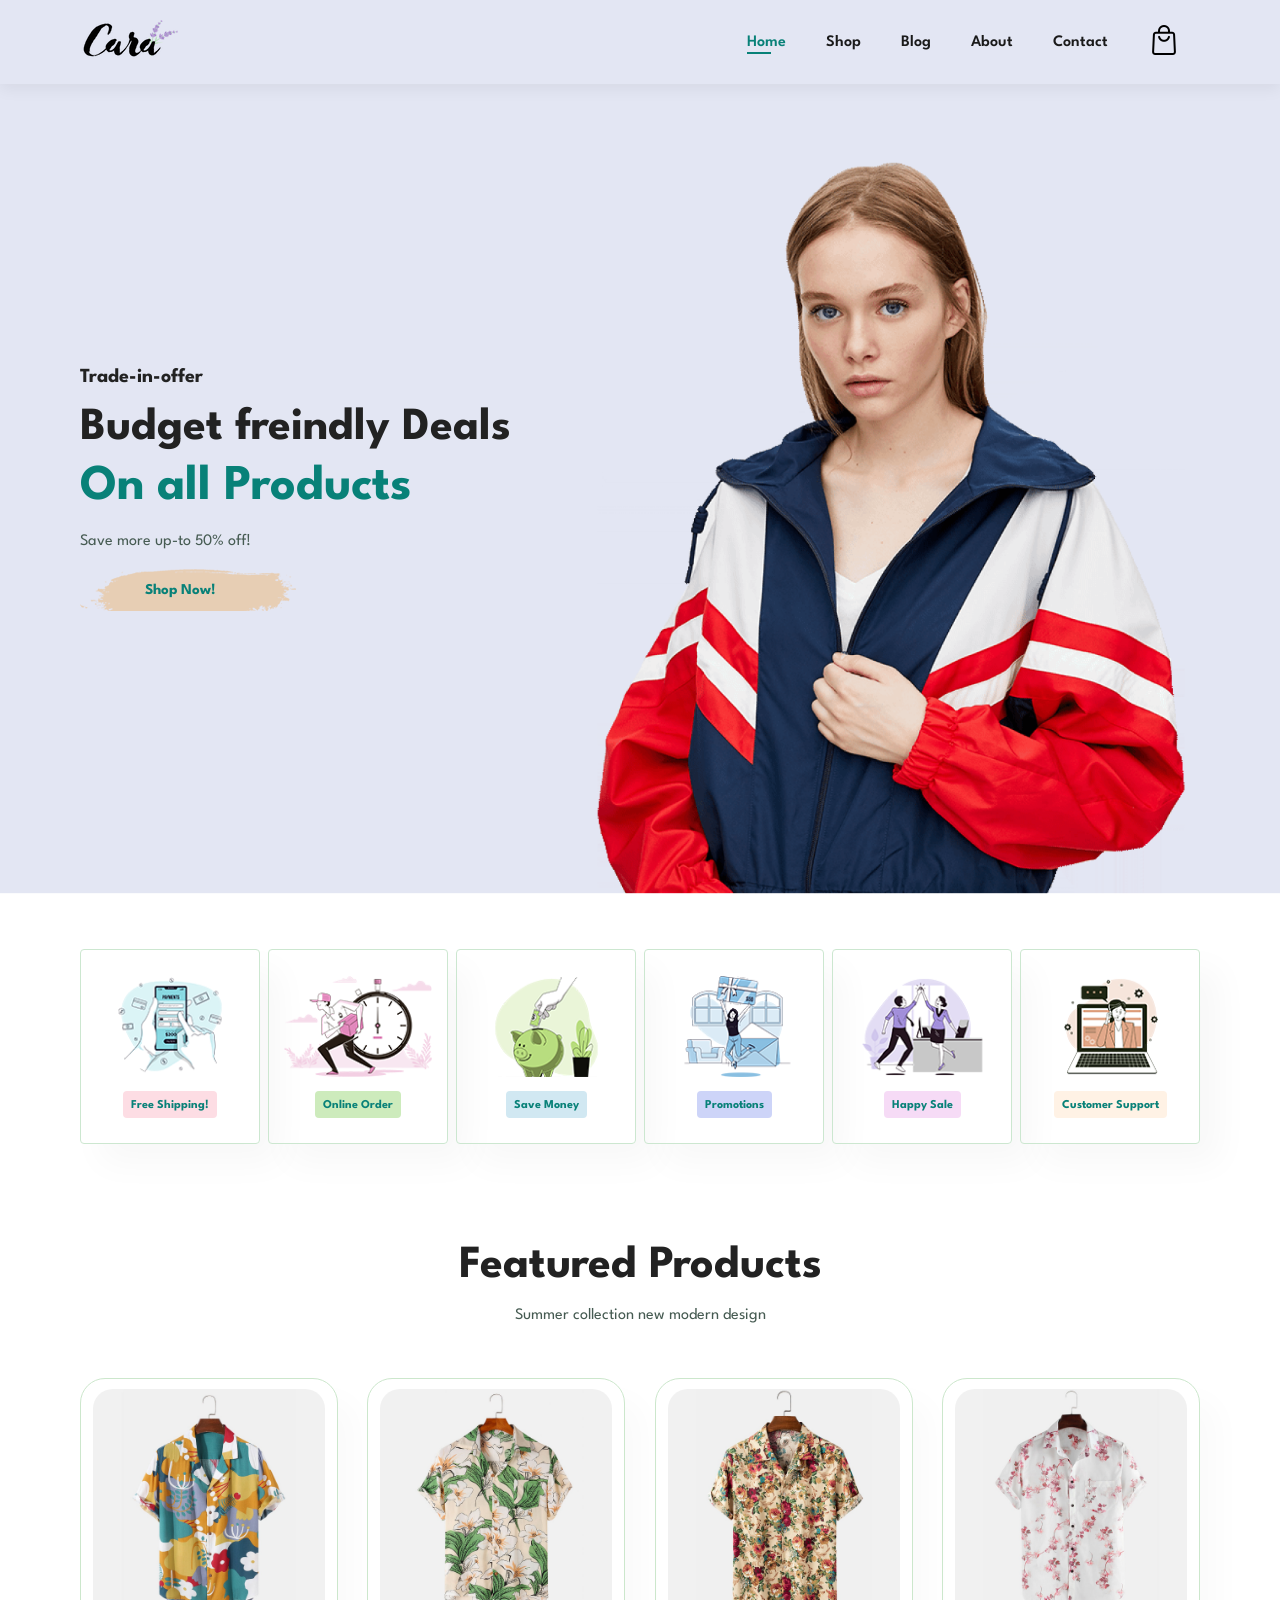
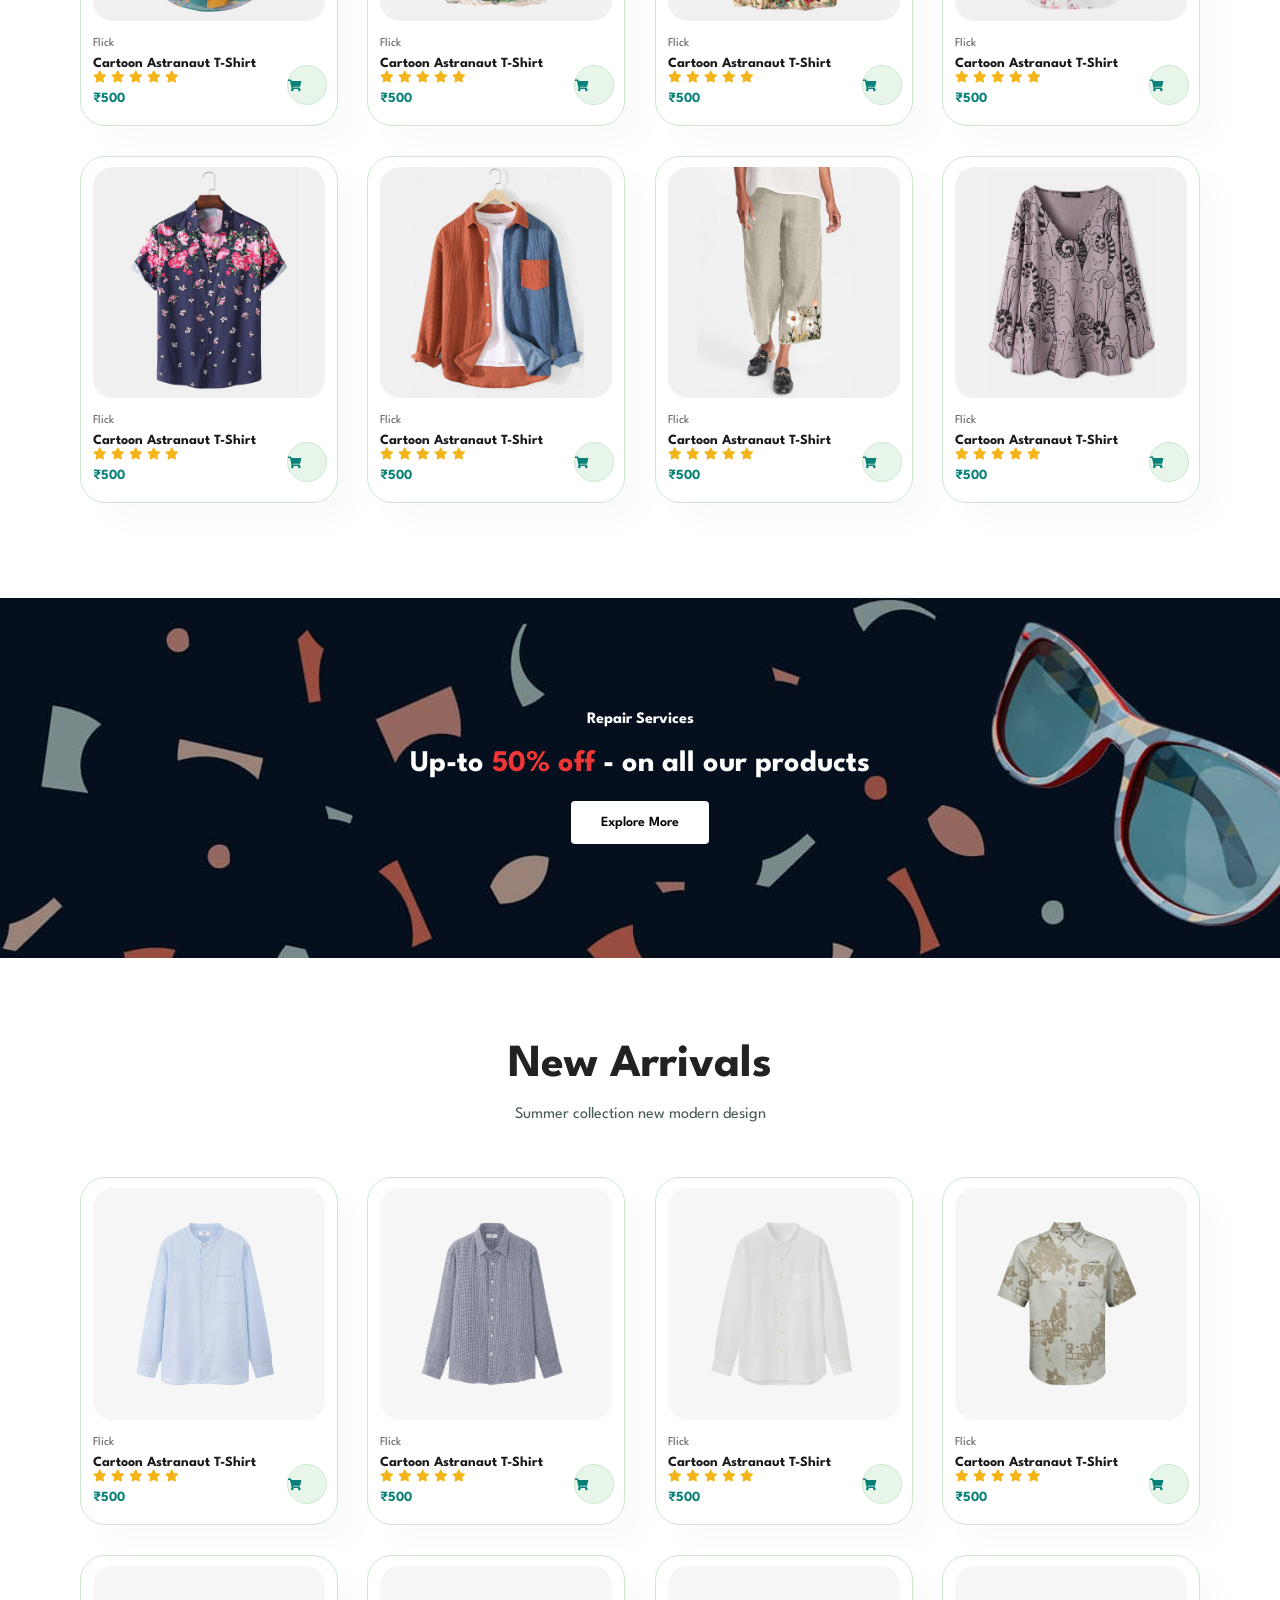
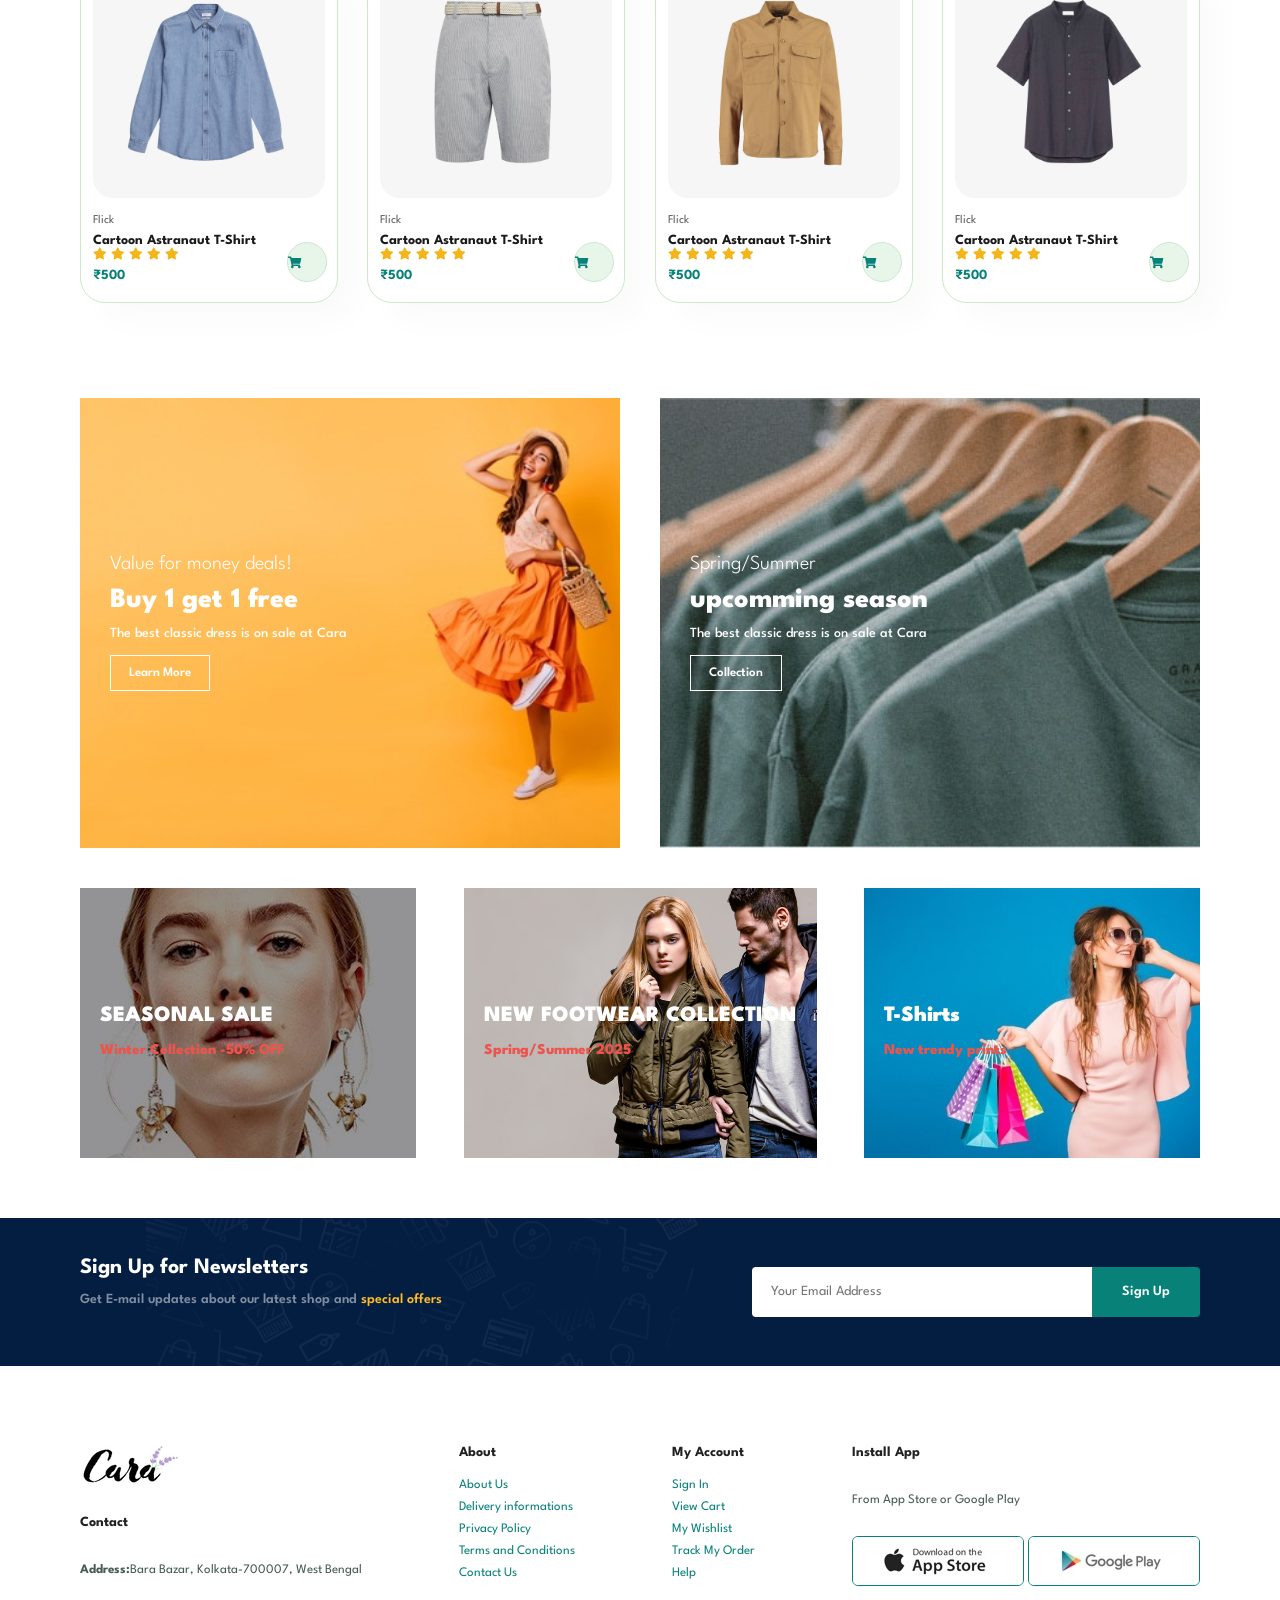
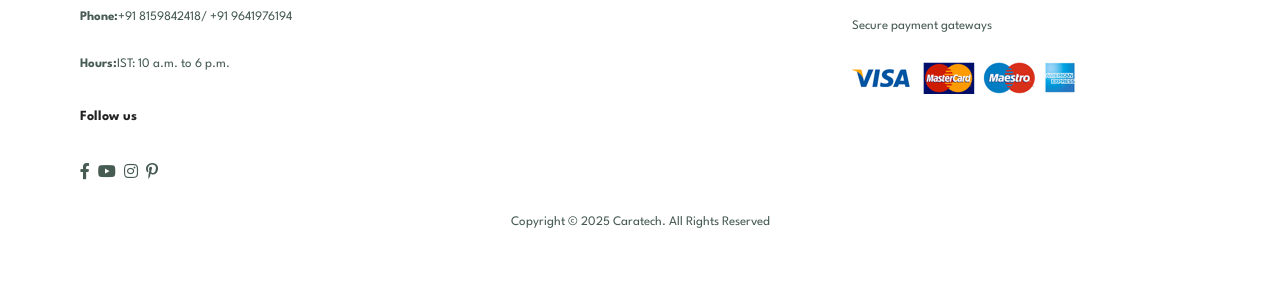
<file: index.html>
<!DOCTYPE html>
<html lang="en">
<head>
    <meta charset="UTF-8">
    <meta name="viewport" content="width=device-width, initial-scale=1.0">

    <title>Document</title>
    <link rel="stylesheet" href="https://use.fontawesome.com/releases/v5.15.4/css/all.css" integrity="sha384-DyZ88mC6Up2uqS4h/KRgHuoeGwBcD4Ng9SiP4dIRy0EXTlnuz47vAwmeGwVChigm" crossorigin="anonymous"/>
    <link rel="stylesheet" href="style.css">
</head>
<body>
<section id="header">
    <a href="#"><img src="img/logo.png" class="logo" alt=""></a>
    <div>
        <ul id="navbar">
            <li><a class="active" href="index.html">Home</a></li>
            <li><a href="shop.html">Shop</a></li>
            <li><a href="blog.html">Blog</a></li>
            <li><a href="about.html">About</a></li>
            <li><a href="contact.html">Contact</a></li>
            <li id="lg-bag"><a href="cart.html"><img src="img/bag.png" alt=""></a></li>
            <a href="#" id="close"><img src="img/close.png" alt=""></a>
        </ul>
    </div>
    <div id="mobile">
        
        <a href="cart.html"><img src="img/bag.png" alt=""></a>
        <i id="bar" class="fas fa-outdent"></i>
    </div>
</section>

<section id="hero">
    <h4>Trade-in-offer</h4>
    <h2>Budget freindly Deals</h2>
    <h1>On all Products</h1>
    <p>Save more up-to 50% off!</p>
    <button>Shop Now!</button>
</section>

<section id="feature" class="section-p1">
    <div class="fe-box">
     <img src="img/feature/f1.png" alt="">
     <h6>Free Shipping!</h6>
    </div>

       <div class="fe-box">
        <img src="img/feature/f2.png" alt="">
        <h6>Online Order</h6>
       </div>

       <div class="fe-box">
        <img src="img/feature/f3.png" alt="">
        <h6>Save Money</h6>
       </div>

       <div class="fe-box">
        <img src="img/feature/f4.png" alt="">
        <h6>Promotions</h6>
       </div>

       <div class="fe-box">
        <img src="img/feature/f5.png" alt="">
        <h6>Happy Sale</h6>
       </div>

       <div class="fe-box">
        <img src="img/feature/f6.png" alt="">
        <h6>Customer Support</h6>
       </div>

</section>

<section id="product1" class="section-p1">
    <h2>Featured Products</h2>
    <p>Summer collection new modern design</p>
    <div class="pro-container">
        <div class="pro" onclick="window.location.href='sproduct.html';">
            <img src="img/products/f1.jpg" alt="">
            <div class="des">
                <span>Flick</span>
                <h5>Cartoon Astranaut T-Shirt</h5>
                <div class="star">
                    <i class="fas fa-star"></i>
                    <i class="fas fa-star"></i>
                    <i class="fas fa-star"></i>
                    <i class="fas fa-star"></i>
                    <i class="fas fa-star"></i>
                </div>
                <h4>₹500</h4>
                <a href="#"><i class="fas fa-shopping-cart cart"></i></a>
            </div>
        </div>
        <div class="pro">
            <img src="img/products/f2.jpg" alt="">
            <div class="des">
                <span>Flick</span>
                <h5>Cartoon Astranaut T-Shirt</h5>
                <div class="star">
                    <i class="fas fa-star"></i>
                    <i class="fas fa-star"></i>
                    <i class="fas fa-star"></i>
                    <i class="fas fa-star"></i>
                    <i class="fas fa-star"></i>
                </div>
                <h4>₹500</h4>
                <a href="#"><i class="fas fa-shopping-cart cart"></i></a>
            </div>
        </div>
        <div class="pro">
            <img src="img/products/f3.jpg" alt="">
            <div class="des">
                <span>Flick</span>
                <h5>Cartoon Astranaut T-Shirt</h5>
                <div class="star">
                    <i class="fas fa-star"></i>
                    <i class="fas fa-star"></i>
                    <i class="fas fa-star"></i>
                    <i class="fas fa-star"></i>
                    <i class="fas fa-star"></i>
                </div>
                <h4>₹500</h4>
                <a href="#"><i class="fas fa-shopping-cart cart"></i></a>
            </div>
        </div>
        <div class="pro">
            <img src="img/products/f4.jpg" alt="">
            <div class="des">
                <span>Flick</span>
                <h5>Cartoon Astranaut T-Shirt</h5>
                <div class="star">
                    <i class="fas fa-star"></i>
                    <i class="fas fa-star"></i>
                    <i class="fas fa-star"></i>
                    <i class="fas fa-star"></i>
                    <i class="fas fa-star"></i>
                </div>
                <h4>₹500</h4>
                <a href="#"><i class="fas fa-shopping-cart cart"></i></a>
            </div>
        </div>
        <div class="pro">
            <img src="img/products/f5.jpg" alt="">
            <div class="des">
                <span>Flick</span>
                <h5>Cartoon Astranaut T-Shirt</h5>
                <div class="star">
                    <i class="fas fa-star"></i>
                    <i class="fas fa-star"></i>
                    <i class="fas fa-star"></i>
                    <i class="fas fa-star"></i>
                    <i class="fas fa-star"></i>
                </div>
                <h4>₹500</h4>
                <a href="#"><i class="fas fa-shopping-cart cart"></i></a>
            </div>
        </div>
        <div class="pro">
            <img src="img/products/f6.jpg" alt="">
            <div class="des">
                <span>Flick</span>
                <h5>Cartoon Astranaut T-Shirt</h5>
                <div class="star">
                    <i class="fas fa-star"></i>
                    <i class="fas fa-star"></i>
                    <i class="fas fa-star"></i>
                    <i class="fas fa-star"></i>
                    <i class="fas fa-star"></i>
                </div>
                <h4>₹500</h4>
                <a href="#"><i class="fas fa-shopping-cart cart"></i></a>
            </div>
        </div>
        <div class="pro">
            <img src="img/products/f7.jpg" alt="">
            <div class="des">
                <span>Flick</span>
                <h5>Cartoon Astranaut T-Shirt</h5>
                <div class="star">
                    <i class="fas fa-star"></i>
                    <i class="fas fa-star"></i>
                    <i class="fas fa-star"></i>
                    <i class="fas fa-star"></i>
                    <i class="fas fa-star"></i>
                </div>
                <h4>₹500</h4>
                <a href="#"><i class="fas fa-shopping-cart cart"></i></a>
            </div>
        </div>
        <div class="pro">
            <img src="img/products/f8.jpg" alt="">
            <div class="des">
                <span>Flick</span>
                <h5>Cartoon Astranaut T-Shirt</h5>
                <div class="star">
                    <i class="fas fa-star"></i>
                    <i class="fas fa-star"></i>
                    <i class="fas fa-star"></i>
                    <i class="fas fa-star"></i>
                    <i class="fas fa-star"></i>
                </div>
                <h4>₹500</h4>
                <a href="#"><i class="fas fa-shopping-cart cart"></i></a>
            </div>
        </div>
    </div>
</section>

<section id="banner" class="section-m1">
    <h4>Repair Services</h4>
    <h2>Up-to <span>50% off</span> - on all our products</h2>
    <button class="normal">Explore More</button>
</section>

<section id="product1" class="section-p1">
    <h2>New Arrivals</h2>
    <p>Summer collection new modern design</p>
    <div class="pro-container">
        <div class="pro">
            <img src="img/products/n1.jpg" alt="">
            <div class="des">
                <span>Flick</span>
                <h5>Cartoon Astranaut T-Shirt</h5>
                <div class="star">
                    <i class="fas fa-star"></i>
                    <i class="fas fa-star"></i>
                    <i class="fas fa-star"></i>
                    <i class="fas fa-star"></i>
                    <i class="fas fa-star"></i>
                </div>
                <h4>₹500</h4>
                <a href="#"><i class="fas fa-shopping-cart cart"></i></a>
            </div>
        </div>
        <div class="pro">
            <img src="img/products/n2.jpg" alt="">
            <div class="des">
                <span>Flick</span>
                <h5>Cartoon Astranaut T-Shirt</h5>
                <div class="star">
                    <i class="fas fa-star"></i>
                    <i class="fas fa-star"></i>
                    <i class="fas fa-star"></i>
                    <i class="fas fa-star"></i>
                    <i class="fas fa-star"></i>
                </div>
                <h4>₹500</h4>
                <a href="#"><i class="fas fa-shopping-cart cart"></i></a>
            </div>
        </div>
        <div class="pro">
            <img src="img/products/n3.jpg" alt="">
            <div class="des">
                <span>Flick</span>
                <h5>Cartoon Astranaut T-Shirt</h5>
                <div class="star">
                    <i class="fas fa-star"></i>
                    <i class="fas fa-star"></i>
                    <i class="fas fa-star"></i>
                    <i class="fas fa-star"></i>
                    <i class="fas fa-star"></i>
                </div>
                <h4>₹500</h4>
                <a href="#"><i class="fas fa-shopping-cart cart"></i></a>
            </div>
        </div>
        <div class="pro">
            <img src="img/products/n4.jpg" alt="">
            <div class="des">
                <span>Flick</span>
                <h5>Cartoon Astranaut T-Shirt</h5>
                <div class="star">
                    <i class="fas fa-star"></i>
                    <i class="fas fa-star"></i>
                    <i class="fas fa-star"></i>
                    <i class="fas fa-star"></i>
                    <i class="fas fa-star"></i>
                </div>
                <h4>₹500</h4>
                <a href="#"><i class="fas fa-shopping-cart cart"></i></a>
            </div>
        </div>
        <div class="pro">
            <img src="img/products/n5.jpg" alt="">
            <div class="des">
                <span>Flick</span>
                <h5>Cartoon Astranaut T-Shirt</h5>
                <div class="star">
                    <i class="fas fa-star"></i>
                    <i class="fas fa-star"></i>
                    <i class="fas fa-star"></i>
                    <i class="fas fa-star"></i>
                    <i class="fas fa-star"></i>
                </div>
                <h4>₹500</h4>
                <a href="#"><i class="fas fa-shopping-cart cart"></i></a>
            </div>
        </div>
        <div class="pro">
            <img src="img/products/n6.jpg" alt="">
            <div class="des">
                <span>Flick</span>
                <h5>Cartoon Astranaut T-Shirt</h5>
                <div class="star">
                    <i class="fas fa-star"></i>
                    <i class="fas fa-star"></i>
                    <i class="fas fa-star"></i>
                    <i class="fas fa-star"></i>
                    <i class="fas fa-star"></i>
                </div>
                <h4>₹500</h4>
                <a href="#"><i class="fas fa-shopping-cart cart"></i></a>
            </div>
        </div>
        <div class="pro">
            <img src="img/products/n7.jpg" alt="">
            <div class="des">
                <span>Flick</span>
                <h5>Cartoon Astranaut T-Shirt</h5>
                <div class="star">
                    <i class="fas fa-star"></i>
                    <i class="fas fa-star"></i>
                    <i class="fas fa-star"></i>
                    <i class="fas fa-star"></i>
                    <i class="fas fa-star"></i>
                </div>
                <h4>₹500</h4>
                <a href="#"><i class="fas fa-shopping-cart cart"></i></a>
            </div>
        </div>
        <div class="pro">
            <img src="img/products/n8.jpg" alt="">
            <div class="des">
                <span>Flick</span>
                <h5>Cartoon Astranaut T-Shirt</h5>
                <div class="star">
                    <i class="fas fa-star"></i>
                    <i class="fas fa-star"></i>
                    <i class="fas fa-star"></i>
                    <i class="fas fa-star"></i>
                    <i class="fas fa-star"></i>
                </div>
                <h4>₹500</h4>
                <a href="#"><i class="fas fa-shopping-cart cart"></i></a>
            </div>
        </div>
    </div>
</section>

<section id="sm-banner" class="section-p1">
<div class="banner-box">
    <h4>Value for money deals!</h4>
    <h2>Buy 1 get 1 free</h2>
    <span>The best classic dress is on sale at Cara</span>
    <button class="white">Learn More</button>
</div>

<div class="banner-box banner-box2">
    <h4>Spring/Summer</h4>
    <h2>upcomming season</h2>
    <span>The best classic dress is on sale at Cara</span>
    <button class="white">Collection</button>
</div>
</section>

<section id="banner3">
    <div class="banner-box">
        <h2>SEASONAL SALE</h2>
        <h3>Winter Collection -50% OFF</h3>
    </div>
    <div class="banner-box banner-box2">
        <h2>NEW FOOTWEAR COLLECTION</h2>
        <h3>Spring/Summer 2025</h3>
    </div>
    <div class="banner-box banner-box3">
        <h2>T-Shirts</h2>
        <h3>New trendy prints</h3>
    </div>
</section>

<section id="newsletter" class="section-p1 section-m1">
    <div class="newstext">
        <h4>Sign Up for Newsletters</h4>
        <p>Get E-mail updates about our latest shop and <span>special offers</span></p>
    </div>
    <div class="form">
        <input type="text" placeholder="Your Email Address">
        <button class="normal">Sign Up</button>
    </div>
</section>

<footer class="section-p1">
    <div class="col">
        <img class="logo" src="img/logo.png" alt="">
        <h4>Contact</h4>
        <p><strong>Address:</strong>Bara Bazar, Kolkata-700007, West Bengal</p>
        <p><strong>Phone:</strong>+91 8159842418/ +91 9641976194</p>
        <p><strong>Hours:</strong>IST: 10 a.m. to 6 p.m.</p>
        <div class="follow">
            <h4>Follow us</h4>
            <div class="icon">
                <i class="fab fa-facebook-f"></i>
                <i class="fab fa-youtube"></i>
                <i class="fab fa-instagram"></i>
                <i class="fab fa-pinterest-p"></i>
            </div>
        </div>
    </div>
    <div class="col">
        <h4>About</h4>
        <a href="#">About Us</a>
        <a href="#">Delivery informations</a>
        <a href="#">Privacy Policy</a>
        <a href="#">Terms and Conditions</a>
        <a href="#">Contact Us</a>
    </div>

    <div class="col">
        <h4>My Account</h4>
        <a href="#">Sign In</a>
        <a href="#">View Cart</a>
        <a href="#">My Wishlist</a>
        <a href="#">Track My Order</a>
        <a href="#">Help</a>
    </div>

    <div class="col install">
<h4>Install App</h4>
<p>From App Store or Google Play</p>
<div class="row">
    <img src="img/pay/app.jpg" alt="">
    <img src="img/pay/play.jpg" alt="">
</div>
<p>Secure payment gateways</p>
<img src="img/pay/pay.png" alt="">
    </div>

    <div class="copyright">
        <p>Copyright © 2025 Caratech. All Rights Reserved</p>
    </div>
</footer>

    <script src="script.js"></script>
</body>
</html>
</file>
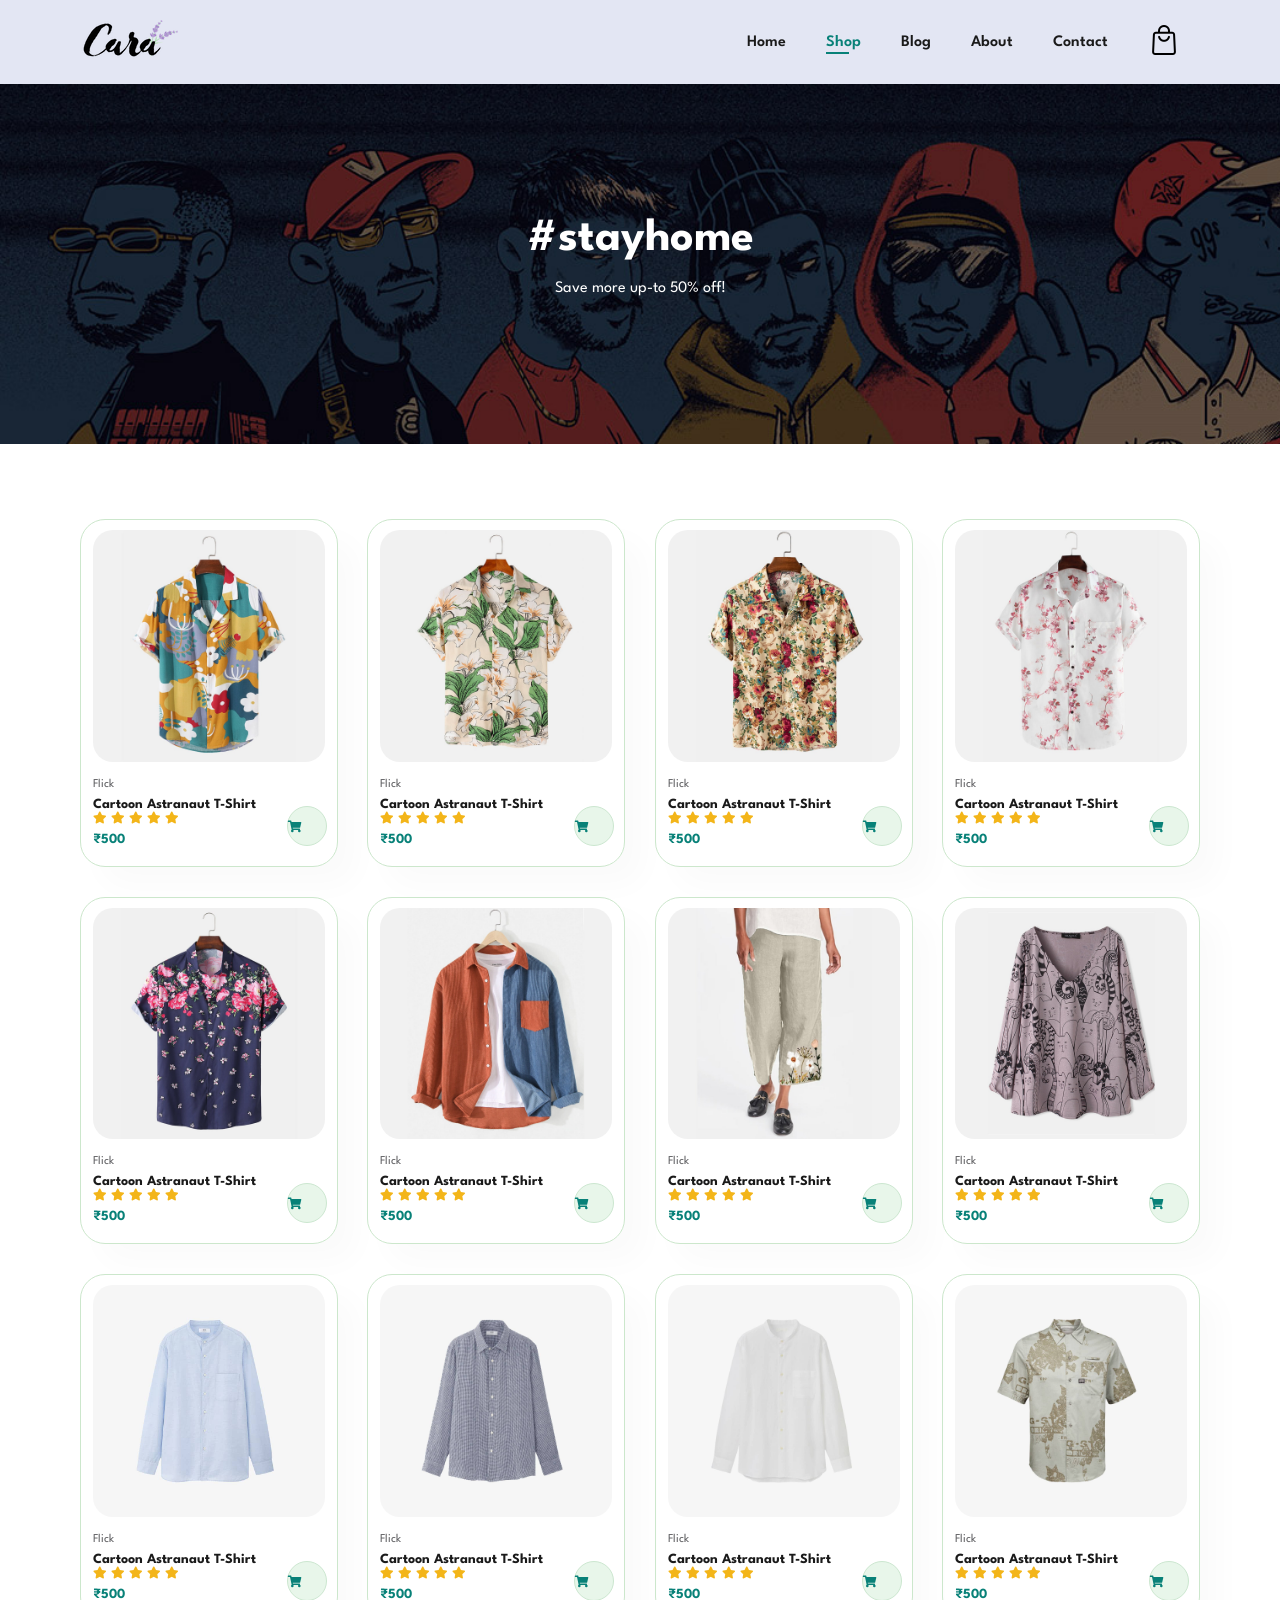
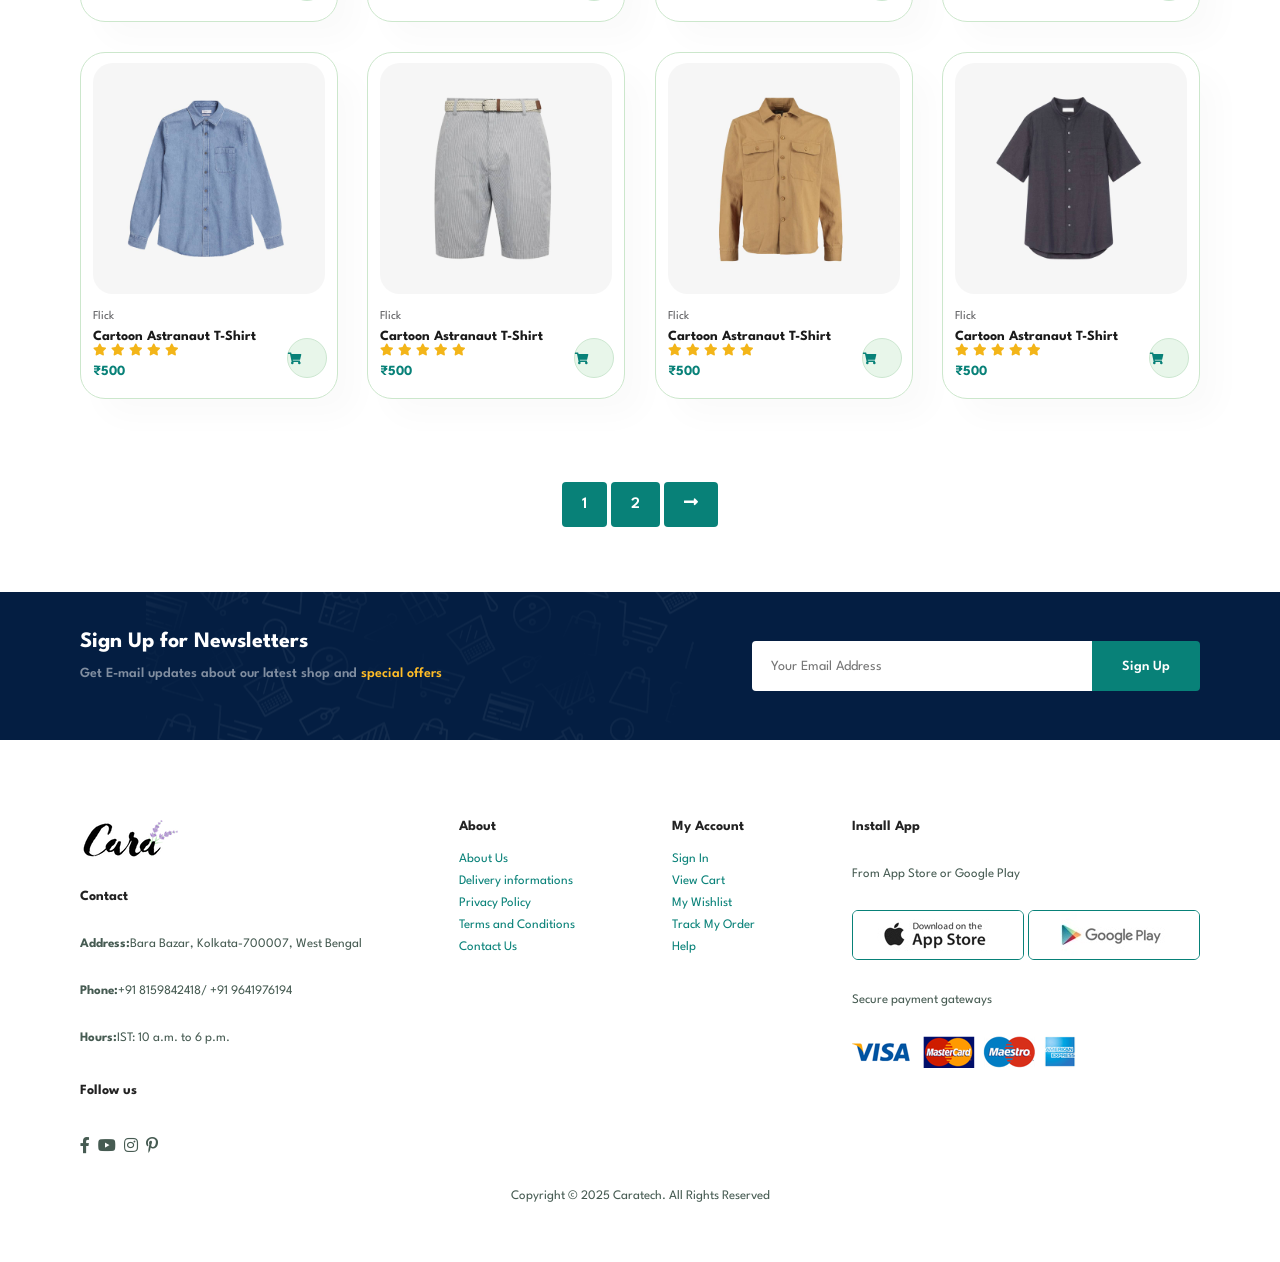
<file: shop.html>
<!DOCTYPE html>
<html lang="en">
<head>
    <meta charset="UTF-8">
    <meta name="viewport" content="width=device-width, initial-scale=1.0">

    <title>Document</title>
    <link href="https://cdnjs.cloudflare.com/ajax/libs/font-awesome/5.15.4/css/all.min.css" rel="stylesheet">



    <link rel="stylesheet" href="style.css">
</head>
<body>
<section id="header">
    <a href="#"><img src="img/logo.png" class="logo" alt=""></a>
    <div>
        <ul id="navbar">
            <li><a  href="index.html">Home</a></li>
            <li><a class="active" href="shop.html">Shop</a></li>
            <li><a href="blog.html">Blog</a></li>
            <li><a href="about.html">About</a></li>
            <li><a href="contact.html">Contact</a></li>
            <li id="lg-bag"><a href="cart.html"><img src="img/bag.png" alt=""></a></li>
            <a href="#" id="close"><img src="img/close.png" alt=""></a>
        </ul>
    </div>
    <div id="mobile">
        
        <a href="cart.html"><img src="img/bag.png" alt=""></a>
        <i id="bar" class="fas fa-outdent"></i>
    </div>
</section>

<section id="page-header">
    
    <h2>#stayhome</h2>
    <p>Save more up-to 50% off!</p>
</section>


<section id="product1" class="section-p1">
    <div class="pro-container">
        <div class="pro" onclick="window.location.href='sproduct.html';">
            <img src="img/products/f1.jpg" alt="">
            <div class="des">
                <span>Flick</span>
                <h5>Cartoon Astranaut T-Shirt</h5>
                <div class="star">
                    <i class="fas fa-star"></i>
                    <i class="fas fa-star"></i>
                    <i class="fas fa-star"></i>
                    <i class="fas fa-star"></i>
                    <i class="fas fa-star"></i>
                </div>
                <h4>₹500</h4>
                <a href="#"><i class="fas fa-shopping-cart cart"></i> <!-- Solid icon -->
                </a>
            </div>
        </div>
        <div class="pro">
            <img src="img/products/f2.jpg" alt="">
            <div class="des">
                <span>Flick</span>
                <h5>Cartoon Astranaut T-Shirt</h5>
                <div class="star">
                    <i class="fas fa-star"></i>
                    <i class="fas fa-star"></i>
                    <i class="fas fa-star"></i>
                    <i class="fas fa-star"></i>
                    <i class="fas fa-star"></i>
                </div>
                <h4>₹500</h4>
                <a href="#"><i class="fas fa-shopping-cart cart"></i> <!-- Solid icon -->
                </a>
            </div>
        </div>
        <div class="pro">
            <img src="img/products/f3.jpg" alt="">
            <div class="des">
                <span>Flick</span>
                <h5>Cartoon Astranaut T-Shirt</h5>
                <div class="star">
                    <i class="fas fa-star"></i>
                    <i class="fas fa-star"></i>
                    <i class="fas fa-star"></i>
                    <i class="fas fa-star"></i>
                    <i class="fas fa-star"></i>
                </div>
                <h4>₹500</h4>
                <a href="#"><i class="fas fa-shopping-cart cart"></i> <!-- Solid icon -->
                </a>
            </div>
        </div>
        <div class="pro">
            <img src="img/products/f4.jpg" alt="">
            <div class="des">
                <span>Flick</span>
                <h5>Cartoon Astranaut T-Shirt</h5>
                <div class="star">
                    <i class="fas fa-star"></i>
                    <i class="fas fa-star"></i>
                    <i class="fas fa-star"></i>
                    <i class="fas fa-star"></i>
                    <i class="fas fa-star"></i>
                </div>
                <h4>₹500</h4>
                <a href="#"><i class="fas fa-shopping-cart cart"></i> <!-- Solid icon -->
                </a>
            </div>
        </div>
        <div class="pro">
            <img src="img/products/f5.jpg" alt="">
            <div class="des">
                <span>Flick</span>
                <h5>Cartoon Astranaut T-Shirt</h5>
                <div class="star">
                    <i class="fas fa-star"></i>
                    <i class="fas fa-star"></i>
                    <i class="fas fa-star"></i>
                    <i class="fas fa-star"></i>
                    <i class="fas fa-star"></i>
                </div>
                <h4>₹500</h4>
                <a href="#"><i class="fas fa-shopping-cart cart"></i> <!-- Solid icon -->
                </a>
            </div>
        </div>
        <div class="pro">
            <img src="img/products/f6.jpg" alt="">
            <div class="des">
                <span>Flick</span>
                <h5>Cartoon Astranaut T-Shirt</h5>
                <div class="star">
                    <i class="fas fa-star"></i>
                    <i class="fas fa-star"></i>
                    <i class="fas fa-star"></i>
                    <i class="fas fa-star"></i>
                    <i class="fas fa-star"></i>
                </div>
                <h4>₹500</h4>
                <a href="#"><i class="fas fa-shopping-cart cart"></i> <!-- Solid icon -->
                </a>
            </div>
        </div>
        <div class="pro">
            <img src="img/products/f7.jpg" alt="">
            <div class="des">
                <span>Flick</span>
                <h5>Cartoon Astranaut T-Shirt</h5>
                <div class="star">
                    <i class="fas fa-star"></i>
                    <i class="fas fa-star"></i>
                    <i class="fas fa-star"></i>
                    <i class="fas fa-star"></i>
                    <i class="fas fa-star"></i>
                </div>
                <h4>₹500</h4>
                <a href="#"><i class="fas fa-shopping-cart cart"></i> <!-- Solid icon -->
                </a>
            </div>
        </div>
        <div class="pro">
            <img src="img/products/f8.jpg" alt="">
            <div class="des">
                <span>Flick</span>
                <h5>Cartoon Astranaut T-Shirt</h5>
                <div class="star">
                    <i class="fas fa-star"></i>
                    <i class="fas fa-star"></i>
                    <i class="fas fa-star"></i>
                    <i class="fas fa-star"></i>
                    <i class="fas fa-star"></i>
                </div>
                <h4>₹500</h4>
                <a href="#"><i class="fas fa-shopping-cart cart"></i> <!-- Solid icon -->
                </a>
            </div>
        </div>
        <div class="pro">
            <img src="img/products/n1.jpg" alt="">
            <div class="des">
                <span>Flick</span>
                <h5>Cartoon Astranaut T-Shirt</h5>
                <div class="star">
                    <i class="fas fa-star"></i>
                    <i class="fas fa-star"></i>
                    <i class="fas fa-star"></i>
                    <i class="fas fa-star"></i>
                    <i class="fas fa-star"></i>
                </div>
                <h4>₹500</h4>
                <a href="#"><i class="fas fa-shopping-cart cart"></i> <!-- Solid icon -->
                </a>
            </div>
        </div>
        <div class="pro">
            <img src="img/products/n2.jpg" alt="">
            <div class="des">
                <span>Flick</span>
                <h5>Cartoon Astranaut T-Shirt</h5>
                <div class="star">
                    <i class="fas fa-star"></i>
                    <i class="fas fa-star"></i>
                    <i class="fas fa-star"></i>
                    <i class="fas fa-star"></i>
                    <i class="fas fa-star"></i>
                </div>
                <h4>₹500</h4>
                <a href="#"><i class="fas fa-shopping-cart cart"></i></a>
            </div>
        </div>
        <div class="pro">
            <img src="img/products/n3.jpg" alt="">
            <div class="des">
                <span>Flick</span>
                <h5>Cartoon Astranaut T-Shirt</h5>
                <div class="star">
                    <i class="fas fa-star"></i>
                    <i class="fas fa-star"></i>
                    <i class="fas fa-star"></i>
                    <i class="fas fa-star"></i>
                    <i class="fas fa-star"></i>
                </div>
                <h4>₹500</h4>
                <a href="#"><i class="fas fa-shopping-cart cart"></i></a>
            </div>
        </div>
        <div class="pro">
            <img src="img/products/n4.jpg" alt="">
            <div class="des">
                <span>Flick</span>
                <h5>Cartoon Astranaut T-Shirt</h5>
                <div class="star">
                    <i class="fas fa-star"></i>
                    <i class="fas fa-star"></i>
                    <i class="fas fa-star"></i>
                    <i class="fas fa-star"></i>
                    <i class="fas fa-star"></i>
                </div>
                <h4>₹500</h4>
                <a href="#"><i class="fas fa-shopping-cart cart"></i></a>
            </div>
        </div>
        <div class="pro">
            <img src="img/products/n5.jpg" alt="">
            <div class="des">
                <span>Flick</span>
                <h5>Cartoon Astranaut T-Shirt</h5>
                <div class="star">
                    <i class="fas fa-star"></i>
                    <i class="fas fa-star"></i>
                    <i class="fas fa-star"></i>
                    <i class="fas fa-star"></i>
                    <i class="fas fa-star"></i>
                </div>
                <h4>₹500</h4>
                <a href="#"><i class="fas fa-shopping-cart cart"></i></a>
            </div>
        </div>
        <div class="pro">
            <img src="img/products/n6.jpg" alt="">
            <div class="des">
                <span>Flick</span>
                <h5>Cartoon Astranaut T-Shirt</h5>
                <div class="star">
                    <i class="fas fa-star"></i>
                    <i class="fas fa-star"></i>
                    <i class="fas fa-star"></i>
                    <i class="fas fa-star"></i>
                    <i class="fas fa-star"></i>
                </div>
                <h4>₹500</h4>
                <a href="#"><i class="fas fa-shopping-cart cart"></i></a>
            </div>
        </div>
        <div class="pro">
            <img src="img/products/n7.jpg" alt="">
            <div class="des">
                <span>Flick</span>
                <h5>Cartoon Astranaut T-Shirt</h5>
                <div class="star">
                    <i class="fas fa-star"></i>
                    <i class="fas fa-star"></i>
                    <i class="fas fa-star"></i>
                    <i class="fas fa-star"></i>
                    <i class="fas fa-star"></i>
                </div>
                <h4>₹500</h4>
                <a href="#"><i class="fas fa-shopping-cart cart"></i> <!-- Solid icon -->
                </a>
            </div>
        </div>
        <div class="pro">
            <img src="img/products/n8.jpg" alt="">
            <div class="des">
                <span>Flick</span>
                <h5>Cartoon Astranaut T-Shirt</h5>
                <div class="star">
                    <i class="fas fa-star"></i>
                    <i class="fas fa-star"></i>
                    <i class="fas fa-star"></i>
                    <i class="fas fa-star"></i>
                    <i class="fas fa-star"></i>
                </div>
                <h4>₹500</h4>
                <a href="#"><i class="fas fa-shopping-cart cart"></i> <!-- Solid icon -->
                </a>
            </div>
        </div>
    </div>
</section>

<section id="pagination" class="section-p1">
    <a href="#">1</a>
    <a href="#">2</a>
    <a href="#"><i class="fas fa-long-arrow-alt-right"></i> <!-- Font Awesome Solid icon -->
    </a>
</section>


<section id="newsletter" class="section-p1 section-m1">
    <div class="newstext">
        <h4>Sign Up for Newsletters</h4>
        <p>Get E-mail updates about our latest shop and <span>special offers</span></p>
    </div>
    <div class="form">
        <input type="text" placeholder="Your Email Address">
        <button class="normal">Sign Up</button>
    </div>
</section>

<footer class="section-p1">
    <div class="col">
        <img class="logo" src="img/logo.png" alt="">
        <h4>Contact</h4>
        <p><strong>Address:</strong>Bara Bazar, Kolkata-700007, West Bengal</p>
        <p><strong>Phone:</strong>+91 8159842418/ +91 9641976194</p>
        <p><strong>Hours:</strong>IST: 10 a.m. to 6 p.m.</p>
        <div class="follow">
            <h4>Follow us</h4>
            <div class="icon">
                <i class="fab fa-facebook-f"></i>
                <i class="fab fa-youtube"></i>
                <i class="fab fa-instagram"></i>
                <i class="fab fa-pinterest-p"></i>
            </div>
        </div>
    </div>
    <div class="col">
        <h4>About</h4>
        <a href="#">About Us</a>
        <a href="#">Delivery informations</a>
        <a href="#">Privacy Policy</a>
        <a href="#">Terms and Conditions</a>
        <a href="#">Contact Us</a>
    </div>

    <div class="col">
        <h4>My Account</h4>
        <a href="#">Sign In</a>
        <a href="#">View Cart</a>
        <a href="#">My Wishlist</a>
        <a href="#">Track My Order</a>
        <a href="#">Help</a>
    </div>

    <div class="col install">
<h4>Install App</h4>
<p>From App Store or Google Play</p>
<div class="row">
    <img src="img/pay/app.jpg" alt="">
    <img src="img/pay/play.jpg" alt="">
</div>
<p>Secure payment gateways</p>
<img src="img/pay/pay.png" alt="">
    </div>

    <div class="copyright">
        <p>Copyright © 2025 Caratech. All Rights Reserved</p>
    </div>
</footer>

    <script src="script.js"></script>
</body>
</html>
</file>
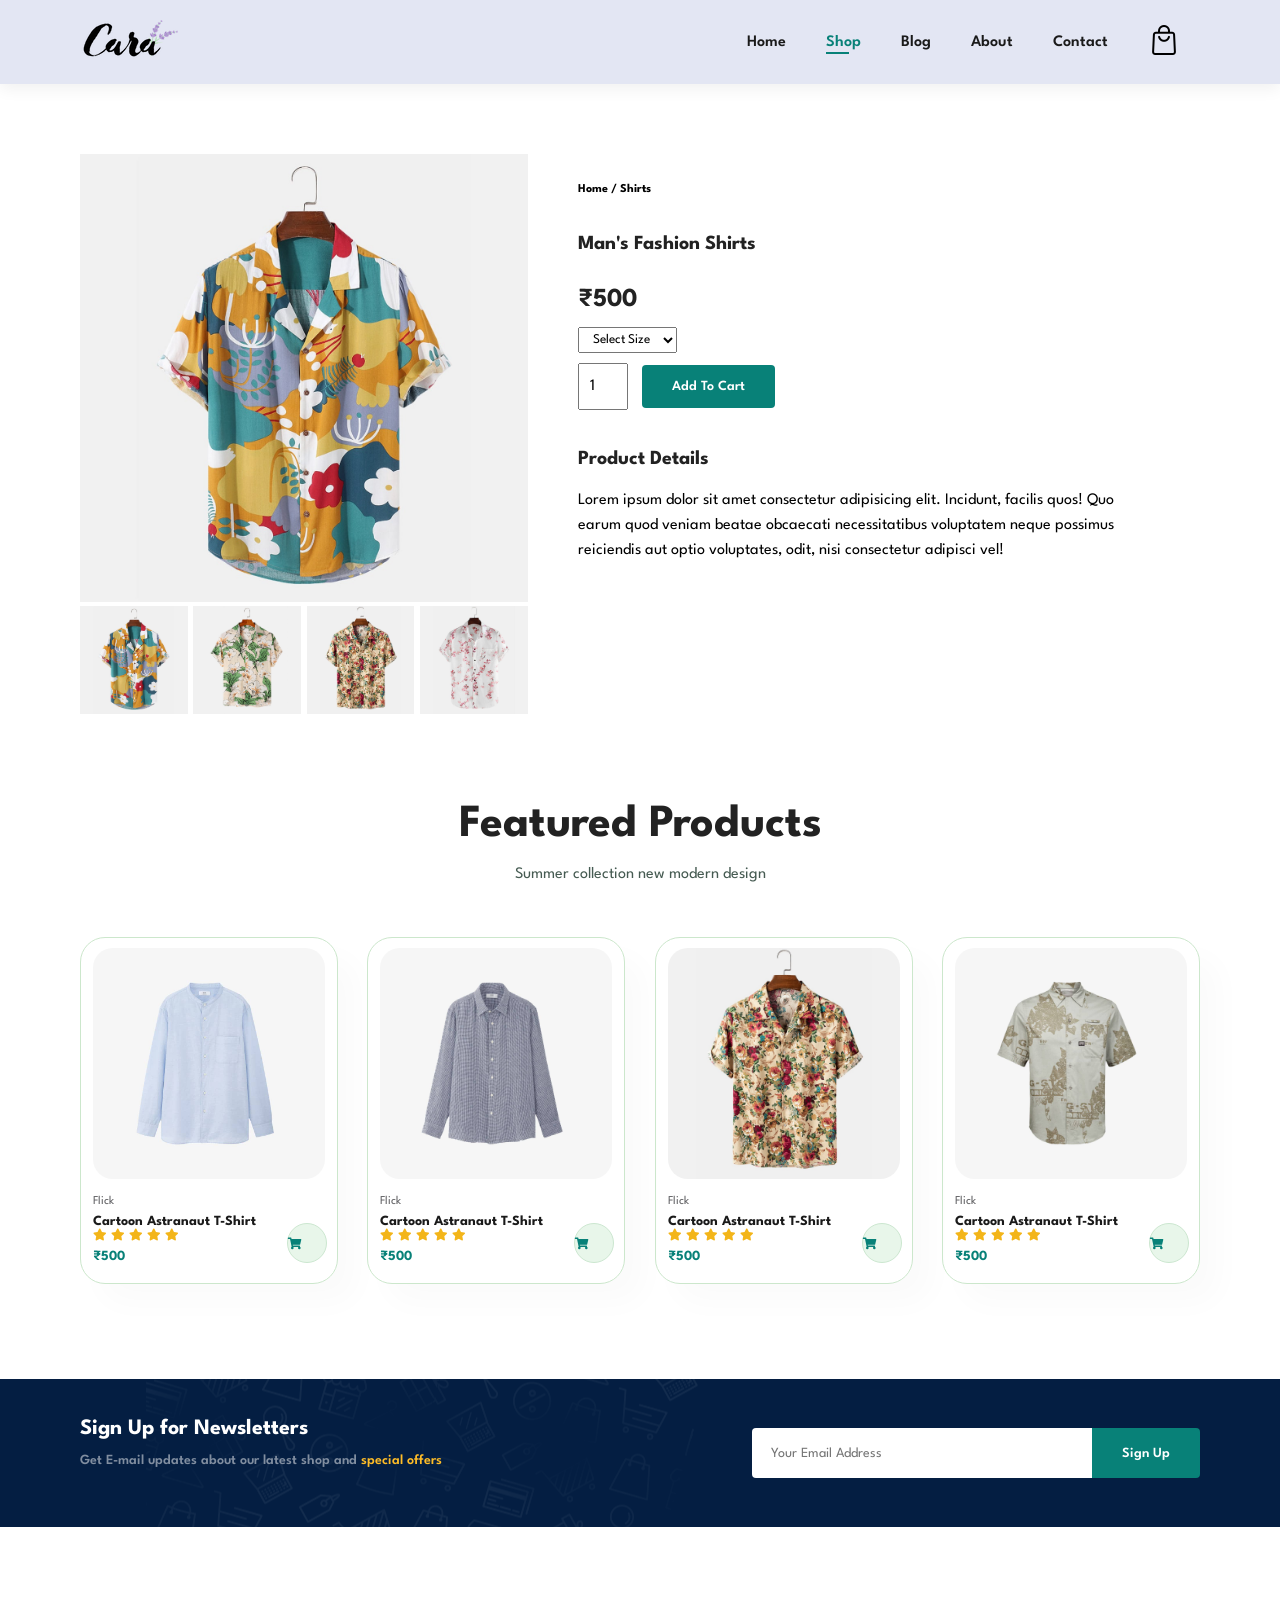
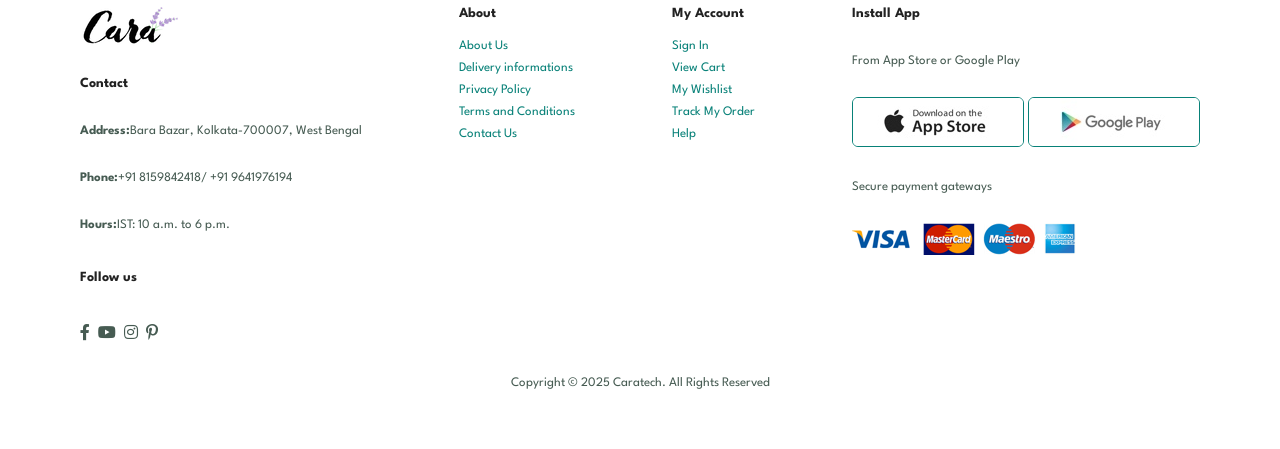
<file: sproduct.html>
<!DOCTYPE html>
<html lang="en">
<head>
    <meta charset="UTF-8">
    <meta name="viewport" content="width=device-width, initial-scale=1.0">

    <title>Document</title>
    <link href="https://cdnjs.cloudflare.com/ajax/libs/font-awesome/5.15.4/css/all.min.css" rel="stylesheet">



    <link rel="stylesheet" href="style.css">
</head>
<body>
<section id="header">
    <a href="#"><img src="img/logo.png" class="logo" alt=""></a>
    <div>
        <ul id="navbar">
            <li><a  href="index.html">Home</a></li>
            <li><a class="active" href="shop.html">Shop</a></li>
            <li><a href="blog.html">Blog</a></li>
            <li><a href="about.html">About</a></li>
            <li><a href="contact.html">Contact</a></li>
            <li id="lg-bag"><a href="cart.html"><img src="img/bag.png" alt=""></a></li>
            <a href="#" id="close"><img src="img/close.png" alt=""></a>
        </ul>
    </div>
    <div id="mobile">
        
        <a href="cart.html"><img src="img/bag.png" alt=""></a>
        <i id="bar" class="fas fa-outdent"></i>
    </div>
</section>

<section id="prodetails" class="section-p1">
    <div class="single-pro-image">
        <img src="img/products/f1.jpg" width="100%" id="MainImg" alt="">
        <div class="small-img-group">
            <div class="small-img-col">
                <img src="img/products/f1.jpg" width="100%" class="small-img" alt="">
            </div>
            <div class="small-img-col">
                <img src="img/products/f2.jpg" width="100%" class="small-img" alt="">
            </div>
            <div class="small-img-col">
                <img src="img/products/f3.jpg" width="100%" class="small-img" alt="">
            </div>
            <div class="small-img-col">
                <img src="img/products/f4.jpg" width="100%" class="small-img" alt="">
            </div>
        </div>
    </div>
    <div class="single-pro-details">
        <h6>Home / Shirts</h6>
        <h4>Man's Fashion Shirts</h4>
        <h2>₹500</h2>
        <select>
            <option>Select Size</option>
            <option>XL</option>
            <option>XXL</option>
            <option>Small</option>
            <option>Large</option>
        </select>
        <input type="number" value="1">
        <button class="normal">Add To Cart</button>
        <h4>Product Details</h4>
        <span>
          Lorem ipsum dolor sit amet consectetur adipisicing elit. Incidunt, facilis quos! Quo earum quod veniam beatae obcaecati necessitatibus voluptatem neque possimus reiciendis aut optio voluptates, odit, nisi consectetur adipisci vel!  
        </span>
    </div>
</section>

<section id="product1" class="section-p1">
    <h2>Featured Products</h2>
    <p>Summer collection new modern design</p>
    <div class="pro-container">
        <div class="pro">
            <img src="img/products/n1.jpg" alt="">
            <div class="des">
                <span>Flick</span>
                <h5>Cartoon Astranaut T-Shirt</h5>
                <div class="star">
                    <i class="fas fa-star"></i>
                    <i class="fas fa-star"></i>
                    <i class="fas fa-star"></i>
                    <i class="fas fa-star"></i>
                    <i class="fas fa-star"></i>
                </div>
                <h4>₹500</h4>
                <a href="#"><i class="fas fa-shopping-cart cart"></i></a>
            </div>
        </div>
        <div class="pro">
            <img src="img/products/n2.jpg" alt="">
            <div class="des">
                <span>Flick</span>
                <h5>Cartoon Astranaut T-Shirt</h5>
                <div class="star">
                    <i class="fas fa-star"></i>
                    <i class="fas fa-star"></i>
                    <i class="fas fa-star"></i>
                    <i class="fas fa-star"></i>
                    <i class="fas fa-star"></i>
                </div>
                <h4>₹500</h4>
                <a href="#"><i class="fas fa-shopping-cart cart"></i></a>
            </div>
        </div>
        <div class="pro">
            <img src="img/products/f3.jpg" alt="">
            <div class="des">
                <span>Flick</span>
                <h5>Cartoon Astranaut T-Shirt</h5>
                <div class="star">
                    <i class="fas fa-star"></i>
                    <i class="fas fa-star"></i>
                    <i class="fas fa-star"></i>
                    <i class="fas fa-star"></i>
                    <i class="fas fa-star"></i>
                </div>
                <h4>₹500</h4>
                <a href="#"><i class="fas fa-shopping-cart cart"></i></a>
            </div>
        </div>
        <div class="pro">
            <img src="img/products/n4.jpg" alt="">
            <div class="des">
                <span>Flick</span>
                <h5>Cartoon Astranaut T-Shirt</h5>
                <div class="star">
                    <i class="fas fa-star"></i>
                    <i class="fas fa-star"></i>
                    <i class="fas fa-star"></i>
                    <i class="fas fa-star"></i>
                    <i class="fas fa-star"></i>
                </div>
                <h4>₹500</h4>
                <a href="#"><i class="fas fa-shopping-cart cart"></i></a>
            </div>
        </div>
     
    </div>
</section>


<section id="newsletter" class="section-p1 section-m1">
    <div class="newstext">
        <h4>Sign Up for Newsletters</h4>
        <p>Get E-mail updates about our latest shop and <span>special offers</span></p>
    </div>
    <div class="form">
        <input type="text" placeholder="Your Email Address">
        <button class="normal">Sign Up</button>
    </div>
</section>

<footer class="section-p1">
    <div class="col">
        <img class="logo" src="img/logo.png" alt="">
        <h4>Contact</h4>
        <p><strong>Address:</strong>Bara Bazar, Kolkata-700007, West Bengal</p>
        <p><strong>Phone:</strong>+91 8159842418/ +91 9641976194</p>
        <p><strong>Hours:</strong>IST: 10 a.m. to 6 p.m.</p>
        <div class="follow">
            <h4>Follow us</h4>
            <div class="icon">
                <i class="fab fa-facebook-f"></i>
                <i class="fab fa-youtube"></i>
                <i class="fab fa-instagram"></i>
                <i class="fab fa-pinterest-p"></i>
            </div>
        </div>
    </div>
    <div class="col">
        <h4>About</h4>
        <a href="#">About Us</a>
        <a href="#">Delivery informations</a>
        <a href="#">Privacy Policy</a>
        <a href="#">Terms and Conditions</a>
        <a href="#">Contact Us</a>
    </div>

    <div class="col">
        <h4>My Account</h4>
        <a href="#">Sign In</a>
        <a href="#">View Cart</a>
        <a href="#">My Wishlist</a>
        <a href="#">Track My Order</a>
        <a href="#">Help</a>
    </div>

    <div class="col install">
<h4>Install App</h4>
<p>From App Store or Google Play</p>
<div class="row">
    <img src="img/pay/app.jpg" alt="">
    <img src="img/pay/play.jpg" alt="">
</div>
<p>Secure payment gateways</p>
<img src="img/pay/pay.png" alt="">
    </div>

    <div class="copyright">
        <p>Copyright © 2025 Caratech. All Rights Reserved</p>
    </div>
</footer>
<script>
    var MainImg = document.getElementById("MainImg");
    var smallimg = document.getElementsByClassName("small-img");
    smallimg[0].onclick= function(){
        MainImg.src= smallimg[0].src;
    }
    smallimg[1].onclick= function(){
        MainImg.src= smallimg[1].src;
    }
    smallimg[2].onclick= function(){
        MainImg.src= smallimg[2].src;
    }
    smallimg[3].onclick= function(){
        MainImg.src= smallimg[3].src;
    }

</script>
    <script src="script.js"></script>
</body>
</html>
</file>
<file: style.css>
@import url("https://fonts.googleapis.com/css2?family=Spartan:wght@100;200;300;400;500;600;700;800;900&display=swap");
* {
  margin: 0;
  padding: 0;
  box-sizing: border-box;
  font-family: "Spartan", sans-serif;
}

html {
  scroll-behavior: smooth;
}

/* Global Styles */

h1 {
  font-size: 50px;
  line-height: 64px;
  color: #222;
}

h2 {
  font-size: 46px;
  line-height: 54px;
  color: #222;
}

h4 {
  font-size: 20px;
  color: #222;
}

h6 {
  font-weight: 700;
  font-size: 12px;
}

p {
  font-size: 16px;
  color: #465b52;
  margin: 15px 0 20px 0;
}

.section-p1 {
  padding: 40px 80px;
}

.section-m1 {
  margin: 40px 0;
}

button.normal{
  font-size: 14px;
  font-weight: 600;
  padding: 15px 30px;
  color: #000;
  background-color: #fff;
  border-radius: 4px;
  cursor: pointer;
  border: none;
  outline: none;
  transition: 0.2s;

}

button.white{
  font-size: 13px;
  font-weight: 600;
  padding: 11px 18px;
  color: #fff;
  background-color: transparent;
  
  cursor: pointer;
  border: 1px solid #fff;
  outline: none;
  transition: 0.2s;

}

body {
  width: 100%;
}
#header{
    display: flex;
    align-items: center;
    justify-content: space-between;
    padding: 20px 80px;
    background: #E3E6F3;
    box-shadow: 0 5px 15px rgba(0, 0, 0, 0.06);
    z-index: 999;
    position: sticky;
    top: 0;
    left: 0;
}
#navbar{
    display: flex;
    align-items: center;
    justify-content: center;
}
#navbar li{
    list-style: none;
    padding: 0 20px;
    position: relative;
}
#navbar li a{
    text-decoration: none;
    font-size: 16px;
    font-weight: 600;
    color: #1a1a1a;
    transition: 0.3s ease;
}
#navbar li a:hover,
#navbar li a.active{
    color: #088178;
}

#navbar li a:hover::after,
#navbar li a.active::after{
    content: "";
    width: 30%;
    height: 2px;
    background-color: #088178;
    position: absolute;
    bottom: -4px;
    left: 20px;
}

#mobile{
  display: none;
  align-items: center;
}

#close{
  display: none;
}


#hero{
    background-image: url("img/hero4.png");
    height: 90vh;
    width: 100%;
    background-position: top 25% right 0;
    background-size: cover;
    padding: 0 80px;
    display: flex;
    flex-direction: column;
    align-items: flex-start;
    justify-content: center;
}

#hero h4{
    padding-bottom: 15px;
}

#hero h1{
    color: #088178;
}

#hero button{
    background-image: url("img/button.png");
    background-color: transparent;
    color: #088178;
    border: 0;
    padding: 14px 80px 14px 65px;
    background-repeat: no-repeat;
    cursor: pointer;
    font-weight: 700;
    font-size: 15px;
}

#feature {
    display: flex;
    align-items: center;
    justify-content: space-between;
    flex-wrap: wrap;
}

#feature .fe-box {
    width: 180px;
    text-align: center;
    padding: 25px 15px;
    box-shadow: 20px 20px 34px rgba(0, 0, 0, 0.03);
    border: 1px solid #cce7d0;
    border-radius: 4px;
    margin: 15px 0;
}

#feature .fe-box:hover{
    box-shadow: 10px 10px 54px rgba(70, 62, 221, 0.1);
}

#feature .fe-box h6{
    display: inline-block;
    padding: 9px 8px 6px 8px;
    line-height: 1;
    border-radius: 4px;
    color: #088178;
    background-color: #fddde4;
}
#feature .fe-box img{
    width: 100%;
    margin-bottom: 10px;

}

#feature .fe-box:nth-child(2) h6{
 background-color: #cdebbc;
}
#feature .fe-box:nth-child(3) h6{
    background-color: #d1e8f2;
   }

   #feature .fe-box:nth-child(4) h6{
    background-color: #cdd4f8;
   }

   #feature .fe-box:nth-child(5) h6{
    background-color: #f6dbf6;
   }

   #feature .fe-box:nth-child(6) h6{
    background-color: #fff2e5;
   }

  #product1{
    text-align: center;
  }

  #product1 .pro-container{
    display: flex;
    justify-content: space-between;
    padding-top: 20px;
    flex-wrap: wrap;
  }
  #product1 .pro{
  width: 23%;
  min-width: 250px;
  padding: 10px 12px;
  border: 1px solid #cce7cc;
  border-radius: 25px;
  cursor: pointer;
  box-shadow: 20px 20px 30px rgba(0, 0, 0, 0.02);
  margin: 15px 0;
  transition: 0.2s ease;
  position: relative;
  }
  
  #product1 .pro:hover{
    box-shadow: 20px 20px 30px rgba(0, 0, 0, 0.06);
  }
  #product1 .pro img{
    width: 100%;
    border-radius: 20px;
  }

  #product1 .pro .des{
    text-align: start;
    padding: 10px 0;
  }

  #product1 .pro .des span{
    color: #606063;
    font-size: 12px;
  }

  #product1 .pro .des h5{
    padding-top: 7px;
    color: #1a1a1a;
    font-size: 14px;
  }

  #product1 .pro .des i{
    font-size: 12px;
    color: rgb(243, 181, 25);
  }

  #product1 .pro .des h4{
    padding-top: 7px;
    font-size: 14px;
    font-weight: 700;
    color: #088178;
  }

  #product1 .pro .des .cart{
    width: 40px;
    height: 40px;
    line-height: 40px;
    border-radius: 50px;
    background-color: #e8f6ea;
    font-weight: 900;
    color: #088178;
    border: 1px solid #cce7d0;
    position: absolute;
    bottom: 20px;
    right: 10px;
    
  }

#banner{
  display: flex;
  justify-content: center;
  align-items: center;
  flex-direction: column;
  text-align: center;
  background-image: url("img/banner/b2.jpg");
  width: 100%;
  height: 40vh;
  background-size: cover;
  background-position: center;
}
#banner h4{
  color: #fff;
  font-size: 16px;
}
#banner h2{
  color: #fff;
  font-size: 30px;
  padding: 10px 0;
}

#banner h2 span{
  color: #ef3636;
}

#banner button:hover{
  background-color: #088178;
  color: #fff;
}

#sm-banner{
  display: flex;
  justify-content: space-between;
  flex-wrap: wrap;
  
}

#sm-banner .banner-box{
  display: flex;
  justify-content: center;
  align-items: flex-start;
  flex-direction: column;
  padding: 30px;
  background-image: url("img/banner/b17.jpg");
  min-width: 540px;
  height: 50vh;
  background-size: cover;
  background-position: center;
}

#sm-banner .banner-box2{
  background-image: url("img/banner/b10.jpg");
}

#sm-banner h4{
  color: #fff;
  font-size: 20px;
  font-weight: 300;
}

#sm-banner h2{
  color: #fff;
  font-size: 28px;
  font-weight: 800;
}

#sm-banner span{
  color: #fff;
  font-size: 14px;
  font-weight: 500;
  padding-bottom: 15px;
}

#sm-banner .banner-box:hover button{
  background: #088178;
  border: 1px solid #088178;
}

#banner3{
  display: flex;
  justify-content: space-between;
  flex-wrap: wrap;
  padding: 0 80px;
}

#banner3 .banner-box{
  display: flex;
  justify-content: center;
  align-items: flex-start;
  flex-direction: column;
  padding: 30px;
  background-image: url("img/banner/b7.jpg");
  min-width: 30%;
  height: 30vh;
  background-size: cover;
  background-position: center;
  padding: 20px;
  margin-bottom: 20px;
}

#banner3 .banner-box2{
  background-image: url("img/banner/b4.jpg");
}

#banner3 .banner-box3{
  background-image: url("img/banner/b18.jpg");
}

#banner3 h2{
  color: #fff;
  font-weight: 900;
  font-size: 22px;
}
#banner3 h3{
  color: #ec544e;
  font-weight: 800;
  font-size: 15px;
}

#newsletter{
  display: flex;
  justify-content: space-between;
  flex-wrap: wrap;
  align-items: center;
  background-image: url("img/banner/b14.png");
  background-repeat: no-repeat;
  background-position: 20% 30%;
  background-color: #041e42;
}

#newsletter .form{
  display: flex;
  width: 40%;
}
#newsletter h4{
  font-size: 22px;
  font-weight: 700;
  color: #fff;
  }

  #newsletter p{
    font-size: 14px;
    font-weight: 600;
    color: #818ea0;
    }

    #newsletter p span{
      
      color: #ffbd27;
      }

#newsletter input{
  height: 3.125rem;
  padding: 0 1.25em;
  font-size: 14px;
  width: 100%;
  border: 1px solid transparent;
  border-radius: 4px;
  outline: none;
  border-top-right-radius: 0;
  border-bottom-right-radius: 0;
}    

#newsletter button{
  background-color: #088178;
  color: #fff;
  white-space: nowrap;
  border-top-left-radius: 0;
  border-bottom-left-radius: 0;
}

footer{
  display: flex;
  justify-content: space-between;
  flex-wrap: wrap;
}

footer .col{
  display: flex;
  flex-direction: column;
  align-items: flex-start;
  margin-bottom: 20px;

}

footer .logo{
  margin-bottom: 30px;
}

footer h4{
  font-size: 14px;
  padding-bottom: 20px;
}

footer p{
  font-size: 13px;
  padding-bottom: 0 0 8px 0;
}
footer a{
  font-size: 13px;
  text-decoration: none;
  color: #222;
  margin-bottom: 10px;
}

footer .follow{
  margin-top: 20px;

}

footer .follow i{
  margin-top: 20px;
  color: #465b52;
  padding-right: 4px;
  cursor: pointer;
}

footer .install .row img{
  border: 1px solid #088178;
  border-radius: 6px;
}

footer .install img{
  margin: 10px 0 15px 0;
}

footer .follow i:hover,
footer a{
  color: #088178;
}

footer .copyright{
  width: 100%;
  text-align: center;
}


@media (max-width:799px) {
  .section-p1 {
    padding: 40px 40px;
}

  #navbar {
    display: flex;
    flex-direction: column;
    align-items: flex-start;
    justify-content: flex-start;
    position: fixed;
    top: 0;
    right: -300px;
    height: 100vh;
    width: 300px;
    background-color: #E3E6F3;
    box-shadow: 0 40px 60px rgba(0, 0, 0, 0.01);
    padding: 80px 0 0 10px;
    transition: 0.3s;
}
#navbar.active{
  right: 0px;
}
#navbar li{
  margin-bottom: 25px;
}

#mobile{
  display: flex;
  align-items: center;
  justify-content: space-between;
  
}
#mobile i{
  color: #1a1a1a;
  font-size: 24px;
  padding-left: 40px;
}

#close{
  display: initial;
  position: absolute;
  top: 30px;
  left: 30px;
  color: #222;
  font-size: 24px;
}

#lg-bag{
  display: none;
}

#hero {
  background-position: top 30% right 30%;
  height: 70vh;
  
  padding: 0 80px;
  
}

#feature {
  justify-content: center;
  }

#feature .fe-box {
     margin: 15px 15px;
}
#product1 .pro-container {
   justify-content: center;
}

#product1 .pro {
  margin: 15px;
  }

  #banner {
    height: 20vh;
}



#sm-banner .banner-box {
  min-width: 100%;
  height: 30vh;
}

#banner3 {
  padding: 0 40px;
}

#banner3 .banner-box {
  width: 28%;
  }

  #newsletter .form {
    width: 70%;
}
}

@media (max-width:477px) {

  #sm-banner .banner-box {
    height: 40vh;
  }
  
  #banner3 {
    padding: 0 20px;
  }
  
  #sm-banner .banner-box2 {
    margin-top: 20px;
  }

  #banner3 .banner-box {
    width: 100%;
}
#newsletter .form {
  width: 100%;
}

#newsletter {
  padding: 40px 20px;
}

footer .copyright {
  text-align: start;
}

  .section-p1 {
    padding: 20px;
}
#feature .fe-box {
  width: 150px;
  margin:0 0 15px 0;
}
#feature{
  justify-content: space-between;
}
#product1 .pro {
  width: 100%;
}

#banner {
  height: 40vh;
}
  #header {
    padding: 10px 30px;
    }

    h2 {
      font-size: 32px;
    }

    h1 {
      font-size: 38px;
    }
    

    #hero {
      background-position:55% ;
      padding: 0 20px;
  }  
  
  /*Single Product*/
  #prodetails .single-pro-image{
    width: 100%;
}
  #prodetails {
    display: flex;
    flex-direction: column;
}

#prodetails .single-pro-details {
  width: 100%;
}
}

/*shop-page*/

#page-header{
background-image: url("img/banner/b1.jpg");
width: 100%;
height: 40vh;
background-size: cover;
display: flex;
text-align: center;
justify-content: center;
flex-direction: column;
padding: 14px;

}

#page-header h2,
#page-header p{
  color: #fff;
}

#pagination{
  text-align: center;
}

#pagination a{
  text-align: center;
  text-decoration: none;
  background-color: #088178;
  padding: 15px 20px;
  border-radius: 4px;
  color: #fff;
  font-weight: 600;
}

#pagination a i{
  font-size: 16px;
  font-weight: 600;
}

#prodetails{
  display: flex;
  margin-top: 30px;
}

#prodetails .single-pro-image{
  width: 40%;
  margin-right: 50px;
}

.small-img-group{
  display: flex;
  justify-content: space-between;
}
.small-img-col{
  flex-basis: 24%;
  cursor: pointer;
}

#prodetails .single-pro-details{
  width: 50%;
  padding-top: 30px;
}

#prodetails .single-pro-details h4{
  padding: 40px 0 20px 0;

}

#prodetails .single-pro-details h2{
  font-size: 26px;
}

#prodetails .single-pro-details select{
  display: block;
  padding: 5px 10px;
  margin-bottom: 10px;
}

#prodetails .single-pro-details input{
  width: 50px;
  height: 47px;
  padding-left: 10px;
  font-size: 16px;
  margin-right: 10px;
}

#prodetails .single-pro-details button{
  background-color: #088178;
  color: #fff;
}

#prodetails .single-pro-details span{
  line-height: 25px;
}
</file>
